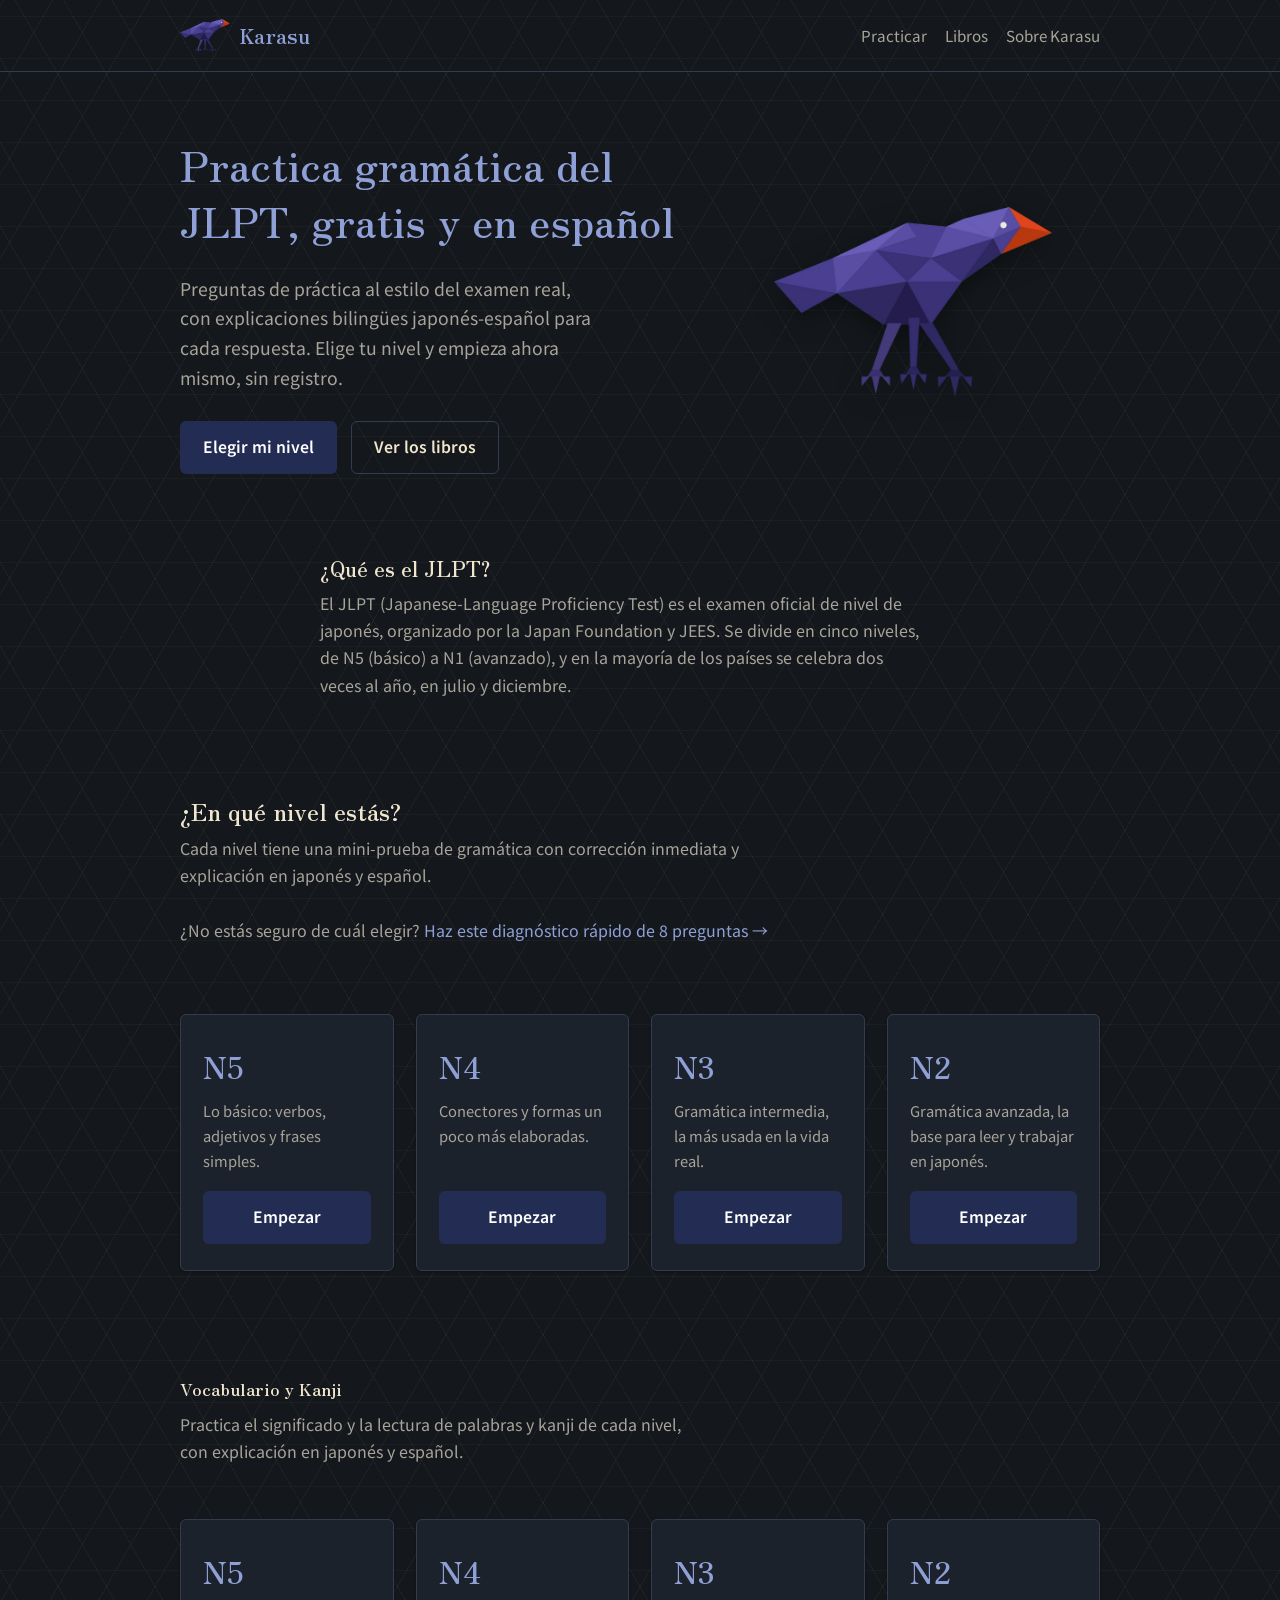
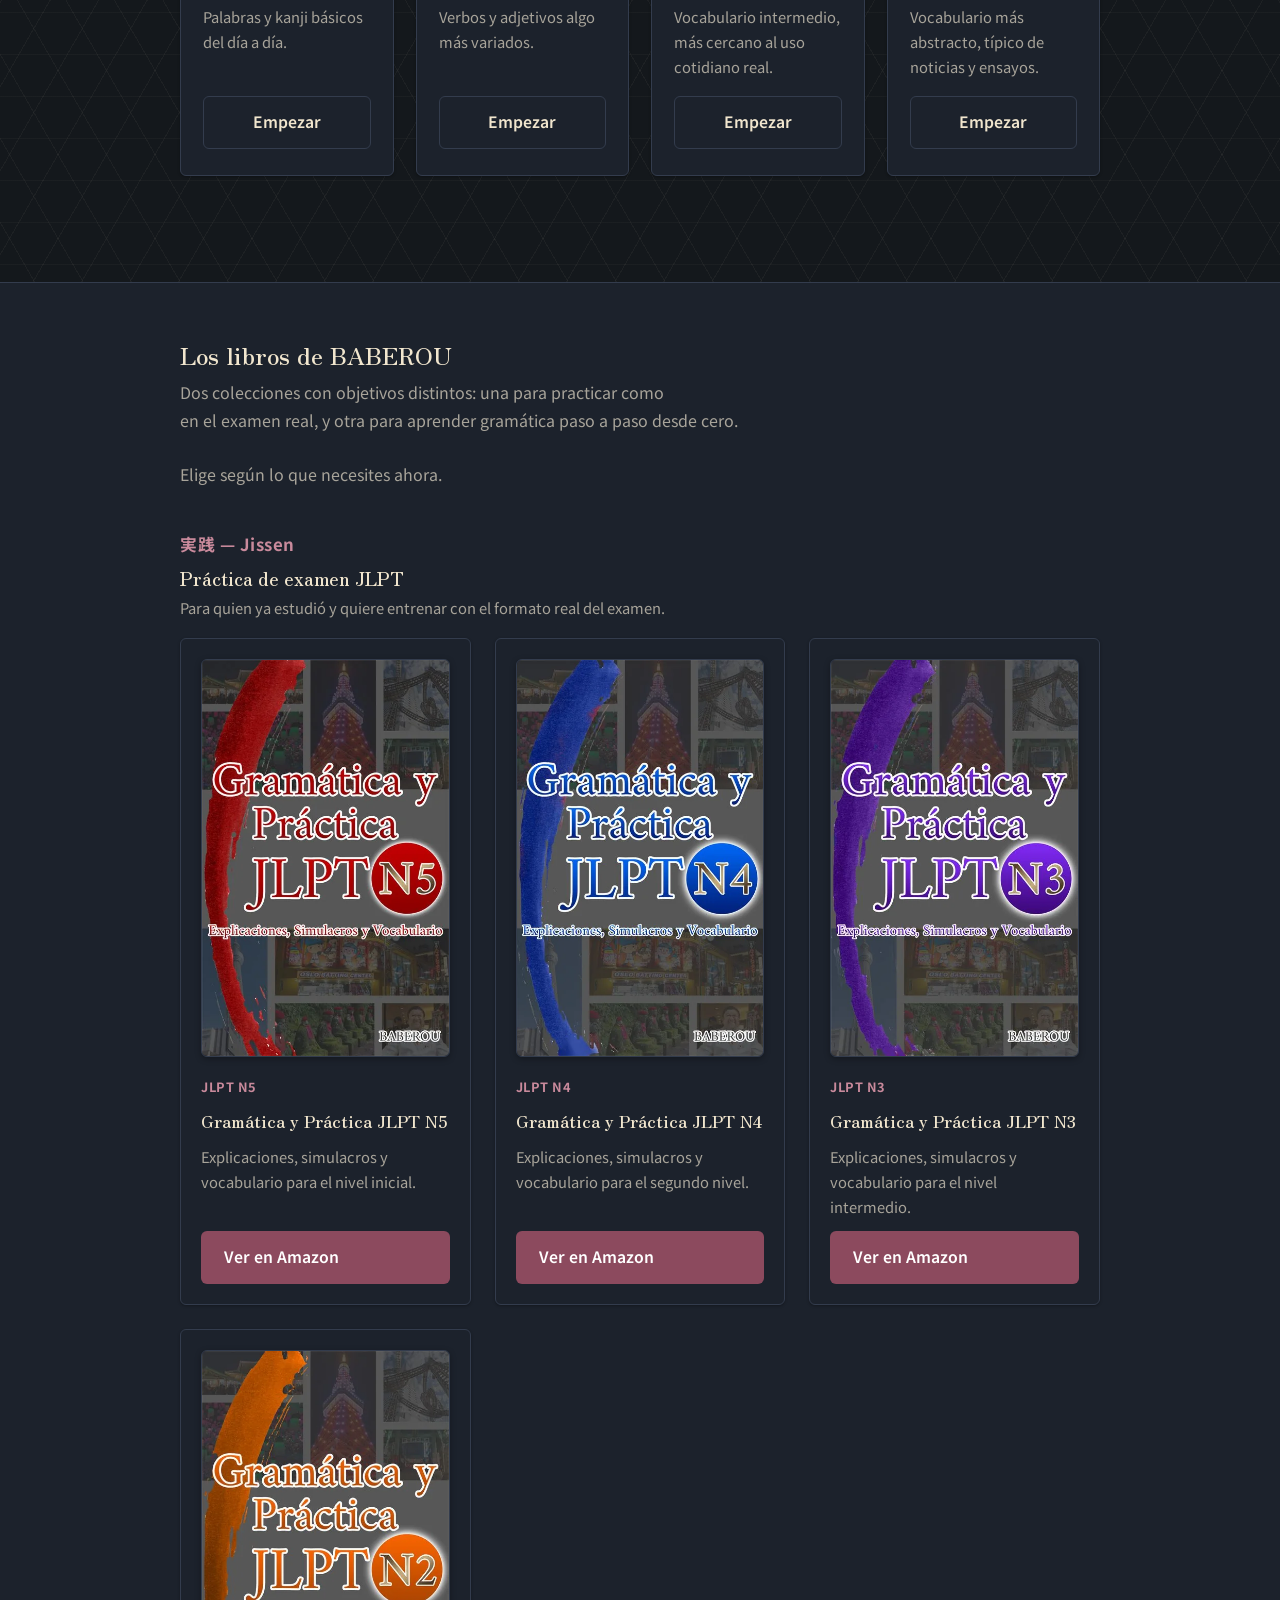
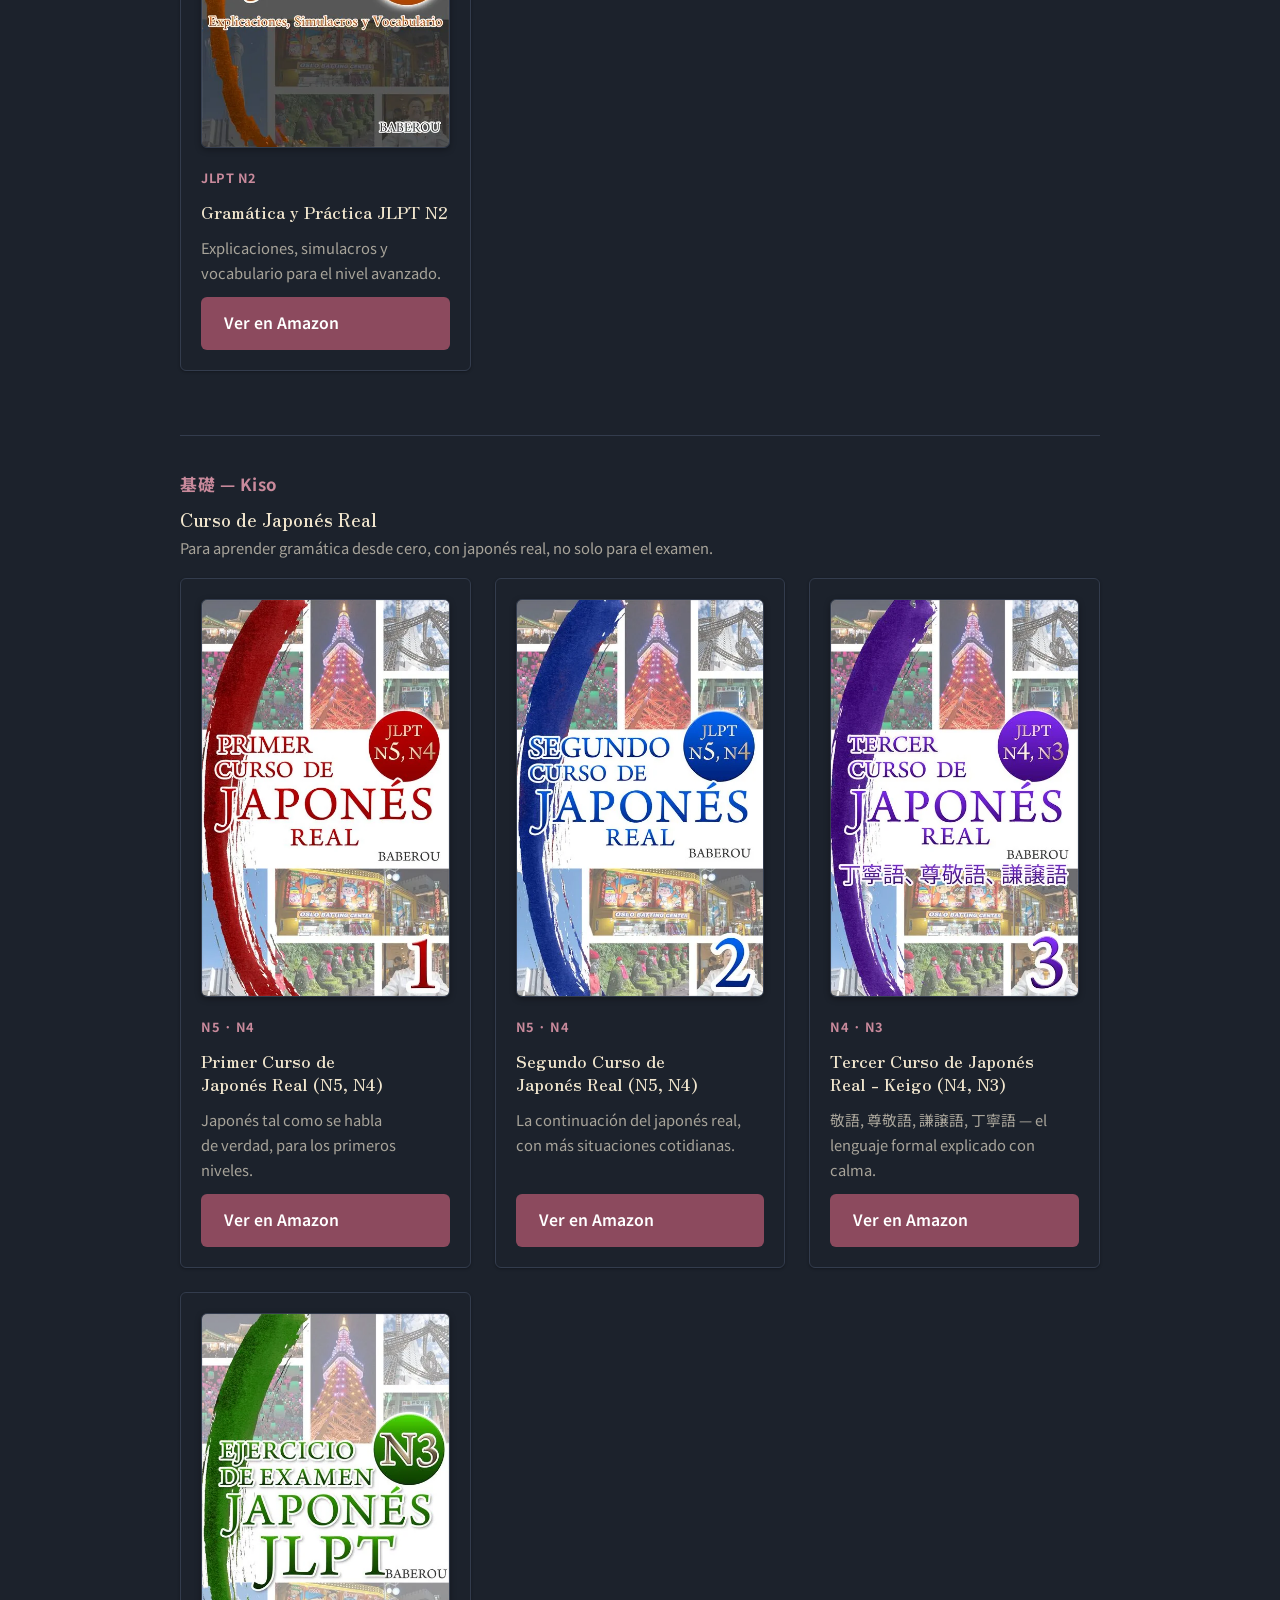
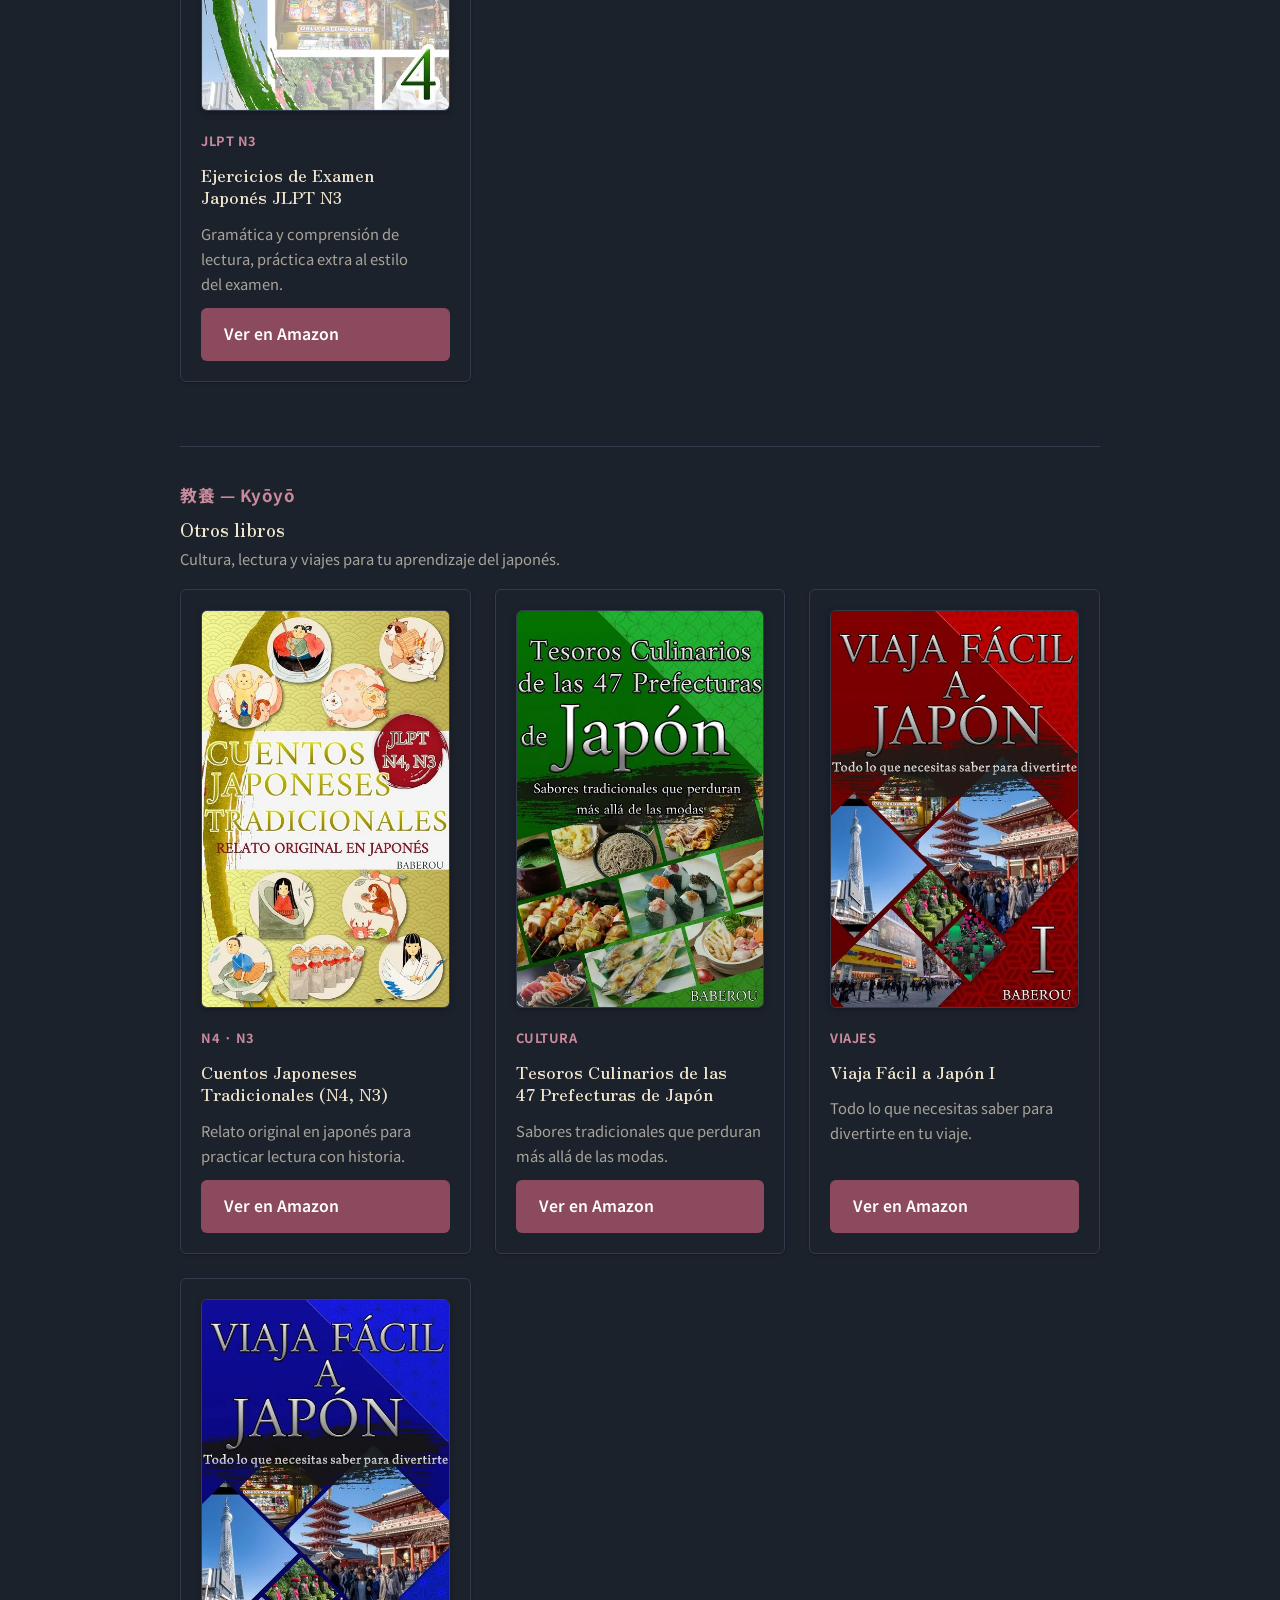
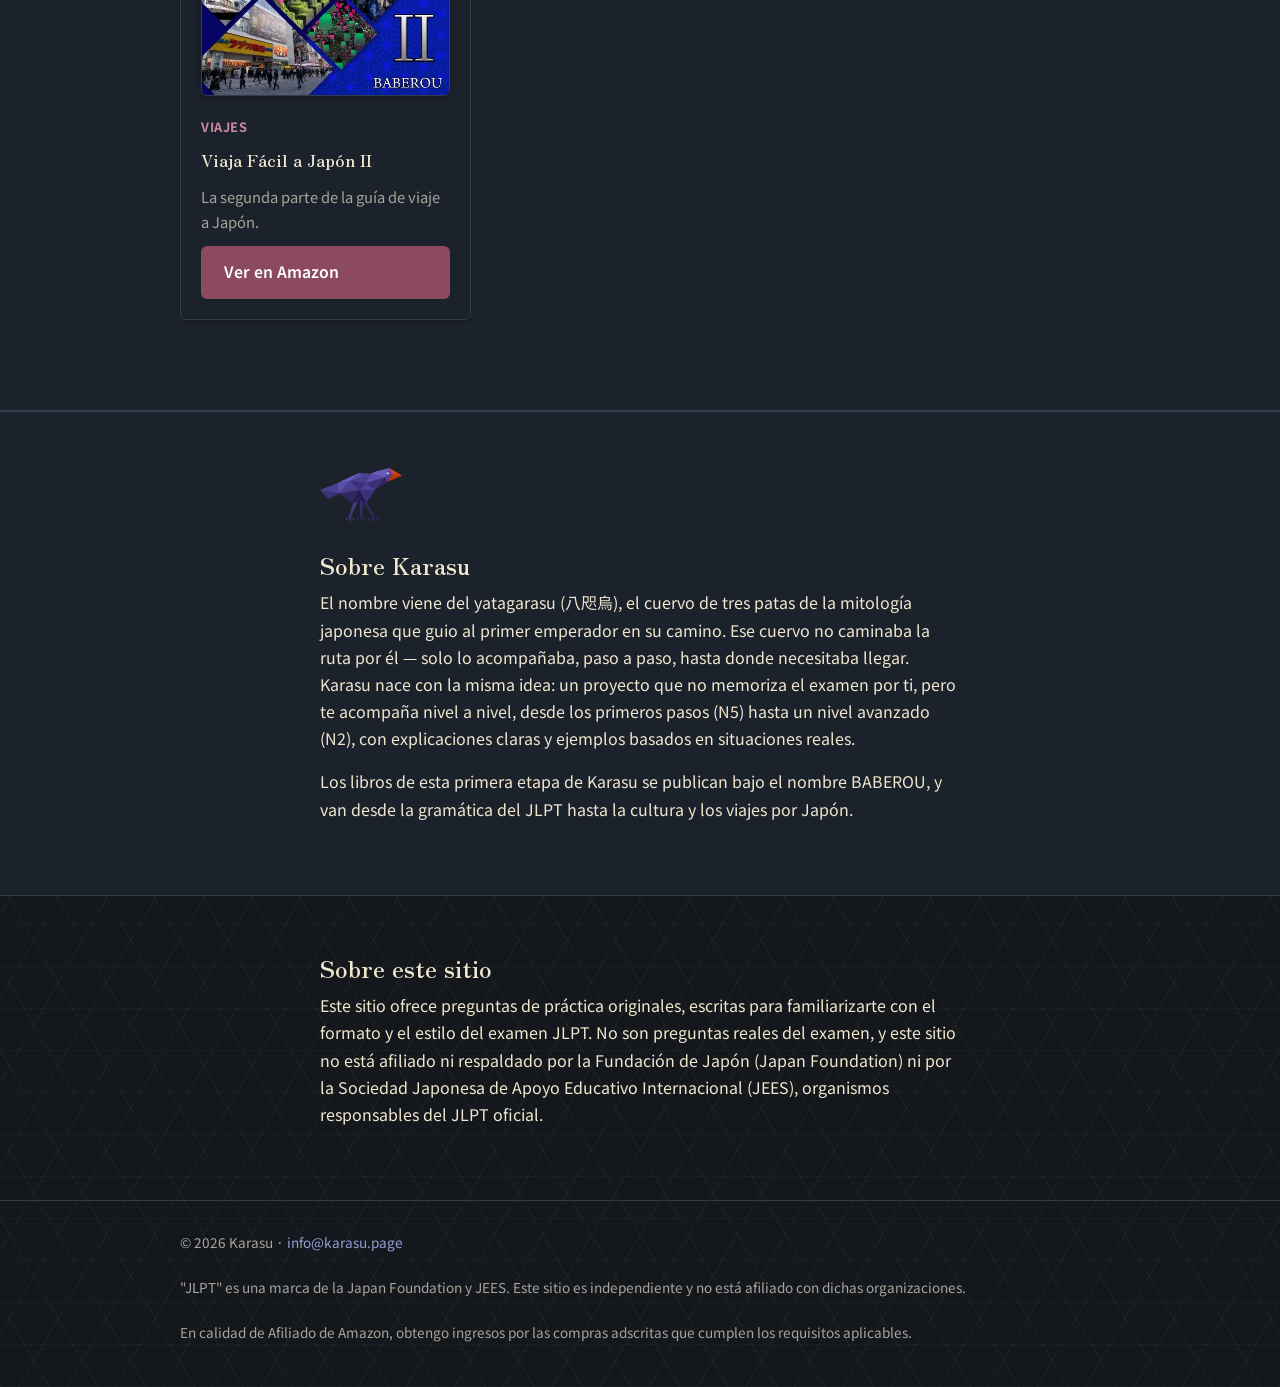
<file: index.html>
<!DOCTYPE html>
<html lang="es">
<head>
<meta charset="UTF-8" />
<meta name="viewport" content="width=device-width, initial-scale=1.0" />
<title>Karasu — Practica JLPT en español</title>
<link rel="icon" type="image/png" href="assets/favicon.png" />
<link rel="apple-touch-icon" href="assets/apple-touch-icon.png" />
<link rel="manifest" href="site.webmanifest" />
<meta name="theme-color" content="#14181c" />
<meta name="description" content="Practica gratis para el JLPT N5, N4, N3 y N2 en español, con explicaciones bilingües japonés-español, y descubre los libros de gramática de BABEROU." />
<link rel="preconnect" href="https://fonts.googleapis.com" />
<link rel="preconnect" href="https://fonts.gstatic.com" crossorigin />
<link rel="preload" as="style" href="https://fonts.googleapis.com/css2?family=Zen+Old+Mincho:wght@600;700&family=Noto+Sans+JP:wght@400;500;700&display=swap" />
<link href="https://fonts.googleapis.com/css2?family=Zen+Old+Mincho:wght@600;700&family=Noto+Sans+JP:wght@400;500;700&display=swap" rel="stylesheet" media="print" onload="this.media='all'" />
<noscript><link href="https://fonts.googleapis.com/css2?family=Zen+Old+Mincho:wght@600;700&family=Noto+Sans+JP:wght@400;500;700&display=swap" rel="stylesheet" /></noscript>
<link rel="stylesheet" href="css/style.css" />
<link rel="canonical" href="https://karasu.page/" />

<!-- SNSでシェアされた時のプレビュー（OGP）。 -->
<meta property="og:type" content="website" />
<meta property="og:locale" content="es_ES" />
<meta property="og:title" content="Karasu — Practica gramática del JLPT gratis" />
<meta property="og:description" content="Preguntas de práctica del JLPT N5, N4, N3 y N2 en español, con explicaciones bilingües japonés-español." />
<meta property="og:image" content="https://karasu.page/assets/og-image.jpg" />
<meta property="og:url" content="https://karasu.page/" />
<meta name="twitter:card" content="summary_large_image" />
<meta name="twitter:title" content="Karasu — Practica gramática del JLPT gratis" />
<meta name="twitter:description" content="Preguntas de práctica del JLPT N5, N4, N3 y N2 en español, con explicaciones bilingües japonés-español." />
<meta name="twitter:image" content="https://karasu.page/assets/og-image.jpg" />

<!-- 構造化データ（JSON-LD） -->
<script type="application/ld+json">
{
  "@context": "https://schema.org",
  "@type": "WebSite",
  "name": "Karasu",
  "url": "https://karasu.page/",
  "description": "Practica gratis para el JLPT N5, N4, N3 y N2 en español, con explicaciones bilingües japonés-español."
}
</script>
<script type="application/ld+json">
{
  "@context": "https://schema.org",
  "@type": "FAQPage",
  "mainEntity": [
    {
      "@type": "Question",
      "name": "¿Qué es el JLPT?",
      "acceptedAnswer": {
        "@type": "Answer",
        "text": "El JLPT (Japanese-Language Proficiency Test) es el examen oficial de nivel de japonés, organizado por la Japan Foundation y JEES. Se divide en cinco niveles, de N5 (básico) a N1 (avanzado), y en la mayoría de los países se celebra dos veces al año, en julio y diciembre."
      }
    }
  ]
}
</script>
</head>
<body>

<noscript>
  <div style="background: var(--color-accent-soft); color: var(--color-ink); text-align: center; padding: 14px 20px;">
    Este sitio necesita JavaScript activado para mostrar los títulos de los libros, los enlaces a Amazon y las preguntas de práctica correctamente.
  </div>
</noscript>

<header class="site-header">
  <div class="wrap">
    <a class="brand" href="/">
      <picture>
        <source srcset="assets/logo-display.webp" type="image/webp" />
        <img src="assets/logo-display.png" alt="" class="brand-logo" width="616" height="420" />
      </picture>
      Karasu
    </a>
    <nav class="site-nav">
      <a href="#niveles">Practicar</a>
      <a href="#libros">Libros</a>
      <a href="#baberou">Sobre Karasu</a>
    </nav>
  </div>
</header>

<main>
<section class="hero">
  <div class="wrap hero-grid">
    <div class="hero-text">
      <h1>Practica gramática del JLPT, gratis y en español</h1>
      <p class="lead">
        Preguntas de práctica al estilo del examen real, con explicaciones
        bilingües japonés-español para cada respuesta. Elige tu nivel y
        empieza ahora mismo, sin&nbsp;registro.
      </p>
      <div class="hero-actions">
        <a class="btn btn-primary" href="#niveles">Elegir mi nivel</a>
        <a class="btn btn-outline" href="#libros">Ver los libros</a>
      </div>
    </div>
    <div class="hero-art">
      <picture>
        <source srcset="assets/logo-display.webp" type="image/webp" />
        <img src="assets/logo-display.png" alt="Karasu" class="hero-logo" width="616" height="420" />
      </picture>
    </div>
  </div>
</section>

<section id="jlpt-info" style="padding-block: 32px 40px;">
  <div class="wrap" style="max-width: 680px;">
    <h2 class="section-title" style="font-size: 1.3rem;">¿Qué es el JLPT?</h2>
    <p class="section-sub" style="margin-bottom: 0;">
      El JLPT (Japanese-Language Proficiency Test) es el examen oficial de
      nivel de japonés, organizado por la Japan Foundation y JEES. Se
      divide en cinco niveles, de N5 (básico) a N1 (avanzado), y en la
      mayoría de los países se celebra dos veces al año, en julio
      y&nbsp;diciembre.
    </p>
  </div>
</section>

<section id="niveles">
  <div class="wrap">
    <h2 class="section-title">¿En qué nivel estás?</h2>
    <p class="section-sub">
      Cada nivel tiene una mini-prueba de gramática con corrección
      inmediata y explicación en japonés y español.
      <br /><br />
      ¿No estás seguro de cuál elegir?
      <a href="/quiz?placement=1">Haz este diagnóstico rápido de 8 preguntas →</a>
    </p>
    <div class="level-grid">
      <div class="level-card">
        <span class="level-tag">N5</span>
        <p>Lo básico: verbos, adjetivos y frases simples.</p>
        <p class="level-best" data-level-best="n5" hidden></p>
        <a class="btn btn-primary btn-block" href="/quiz?level=n5" aria-label="Empezar el nivel N5 de gramática">Empezar</a>
      </div>
      <div class="level-card">
        <span class="level-tag">N4</span>
        <p>Conectores y formas un poco más elaboradas.</p>
        <p class="level-best" data-level-best="n4" hidden></p>
        <a class="btn btn-primary btn-block" href="/quiz?level=n4" aria-label="Empezar el nivel N4 de gramática">Empezar</a>
      </div>
      <div class="level-card">
        <span class="level-tag">N3</span>
        <p>Gramática intermedia, la más usada en la vida real.</p>
        <p class="level-best" data-level-best="n3" hidden></p>
        <a class="btn btn-primary btn-block" href="/quiz?level=n3" aria-label="Empezar el nivel N3 de gramática">Empezar</a>
      </div>
      <div class="level-card">
        <span class="level-tag">N2</span>
        <p>Gramática avanzada, la base para leer y trabajar en japonés.</p>
        <p class="level-best" data-level-best="n2" hidden></p>
        <a class="btn btn-primary btn-block" href="/quiz?level=n2" aria-label="Empezar el nivel N2 de gramática">Empezar</a>
      </div>
    </div>

    <h3 style="margin-top: 56px; font-size: 1.1rem;">Vocabulario y Kanji</h3>
    <p class="section-sub" style="margin-bottom: 1.6em;">
      Practica el significado y la lectura de palabras y kanji de cada
      nivel, con&nbsp;explicación en japonés y español.
    </p>
    <div class="level-grid">
      <div class="level-card">
        <span class="level-tag">N5</span>
        <p>Palabras y kanji básicos del día a día.</p>
        <p class="level-best" data-level-best="n5-vocab" hidden></p>
        <a class="btn btn-outline btn-block" href="/quiz?level=n5&type=vocab" aria-label="Empezar el nivel N5 de vocabulario y kanji">Empezar</a>
      </div>
      <div class="level-card">
        <span class="level-tag">N4</span>
        <p>Verbos y adjetivos algo más variados.</p>
        <p class="level-best" data-level-best="n4-vocab" hidden></p>
        <a class="btn btn-outline btn-block" href="/quiz?level=n4&type=vocab" aria-label="Empezar el nivel N4 de vocabulario y kanji">Empezar</a>
      </div>
      <div class="level-card">
        <span class="level-tag">N3</span>
        <p>Vocabulario intermedio, más cercano al uso cotidiano real.</p>
        <p class="level-best" data-level-best="n3-vocab" hidden></p>
        <a class="btn btn-outline btn-block" href="/quiz?level=n3&type=vocab" aria-label="Empezar el nivel N3 de vocabulario y kanji">Empezar</a>
      </div>
      <div class="level-card">
        <span class="level-tag">N2</span>
        <p>Vocabulario más abstracto, típico de noticias y ensayos.</p>
        <p class="level-best" data-level-best="n2-vocab" hidden></p>
        <a class="btn btn-outline btn-block" href="/quiz?level=n2&type=vocab" aria-label="Empezar el nivel N2 de vocabulario y kanji">Empezar</a>
      </div>
    </div>
  </div>
</section>

<section id="libros" style="background: var(--color-surface); border-top: 1px solid var(--color-border); border-bottom: 1px solid var(--color-border);">
  <div class="wrap">
    <h2 class="section-title">Los libros de BABEROU</h2>
    <p class="section-sub">
      Dos colecciones con objetivos distintos: una para practicar como
      en&nbsp;el&nbsp;examen&nbsp;real, y otra para aprender gramática
      paso a paso desde cero.
      <br /><br />
      Elige según lo que necesites ahora.
    </p>

    <div class="book-category">
      <span class="book-category-eyebrow"><span lang="ja">実践</span> — Jissen</span>
      <h3 class="book-category-title">Práctica de examen JLPT</h3>
      <p class="book-category-sub">
        Para quien ya estudió y quiere entrenar con el formato real del
        examen.
      </p>
      <div class="book-grid">

        <article class="book-card">
          <picture>

            <source srcset="assets/covers/n5.webp" type="image/webp" />

            <img class="book-cover" loading="lazy" src="assets/covers/n5.jpg" alt="" />

          </picture>
          <span class="book-level">JLPT N5</span>
          <h3 data-book-title="n5"></h3>
          <p>Explicaciones, simulacros y vocabulario para el nivel inicial.</p>
          <a class="btn btn-accent" data-book="n5" href="#">Ver en Amazon</a>
        </article>

        <article class="book-card">
          <picture>

            <source srcset="assets/covers/n4.webp" type="image/webp" />

            <img class="book-cover" loading="lazy" src="assets/covers/n4.jpg" alt="" />

          </picture>
          <span class="book-level">JLPT N4</span>
          <h3 data-book-title="n4"></h3>
          <p>Explicaciones, simulacros y vocabulario para el segundo nivel.</p>
          <a class="btn btn-accent" data-book="n4" href="#">Ver en Amazon</a>
        </article>

        <article class="book-card">
          <picture>

            <source srcset="assets/covers/n3.webp" type="image/webp" />

            <img class="book-cover" loading="lazy" src="assets/covers/n3.jpg" alt="" />

          </picture>
          <span class="book-level">JLPT N3</span>
          <h3 data-book-title="n3"></h3>
          <p>Explicaciones, simulacros y vocabulario para el nivel intermedio.</p>
          <a class="btn btn-accent" data-book="n3" href="#">Ver en Amazon</a>
        </article>

        <article class="book-card">
          <picture>

            <source srcset="assets/covers/n2.webp" type="image/webp" />

            <img class="book-cover" loading="lazy" src="assets/covers/n2.jpg" alt="" />

          </picture>
          <span class="book-level">JLPT N2</span>
          <h3 data-book-title="n2"></h3>
          <p>Explicaciones, simulacros y vocabulario para el nivel avanzado.</p>
          <a class="btn btn-accent" data-book="n2" href="#">Ver en Amazon</a>
        </article>

      </div>
    </div>

    <div class="book-category">
      <span class="book-category-eyebrow"><span lang="ja">基礎</span> — Kiso</span>
      <h3 class="book-category-title">Curso de Japonés Real</h3>
      <p class="book-category-sub">
        Para aprender gramática desde cero, con japonés real, no&nbsp;solo
        para el examen.
      </p>
      <div class="book-grid">

        <article class="book-card">
          <picture>

            <source srcset="assets/covers/curso1.webp" type="image/webp" />

            <img class="book-cover" loading="lazy" src="assets/covers/curso1.jpg" alt="" />

          </picture>
          <span class="book-level">N5 · N4</span>
          <h3 data-book-title="curso1"></h3>
          <p>Japonés tal&nbsp;como se habla de&nbsp;verdad, para los primeros niveles.</p>
          <a class="btn btn-accent" data-book="curso1" href="#">Ver en Amazon</a>
        </article>

        <article class="book-card">
          <picture>

            <source srcset="assets/covers/curso2.webp" type="image/webp" />

            <img class="book-cover" loading="lazy" src="assets/covers/curso2.jpg" alt="" />

          </picture>
          <span class="book-level">N5 · N4</span>
          <h3 data-book-title="curso2"></h3>
          <p>La continuación del japonés real, con más situaciones cotidianas.</p>
          <a class="btn btn-accent" data-book="curso2" href="#">Ver en Amazon</a>
        </article>

        <article class="book-card">
          <picture>

            <source srcset="assets/covers/curso3.webp" type="image/webp" />

            <img class="book-cover" loading="lazy" src="assets/covers/curso3.jpg" alt="" />

          </picture>
          <span class="book-level">N4 · N3</span>
          <h3 data-book-title="curso3"></h3>
          <p><span lang="ja">敬語, 尊敬語, 謙譲語, 丁寧語</span> — el lenguaje formal explicado con calma.</p>
          <a class="btn btn-accent" data-book="curso3" href="#">Ver en Amazon</a>
        </article>

        <article class="book-card">
          <picture>

            <source srcset="assets/covers/ejercicios_n3.webp" type="image/webp" />

            <img class="book-cover" loading="lazy" src="assets/covers/ejercicios_n3.jpg" alt="" />

          </picture>
          <span class="book-level">JLPT N3</span>
          <h3 data-book-title="ejercicios_n3"></h3>
          <p>Gramática y comprensión de lectura, práctica extra al estilo del&nbsp;examen.</p>
          <a class="btn btn-accent" data-book="ejercicios_n3" href="#">Ver en Amazon</a>
        </article>

      </div>
    </div>

    <div class="book-category">
      <span class="book-category-eyebrow"><span lang="ja">教養</span> — Kyōyō</span>
      <h3 class="book-category-title">Otros libros</h3>
      <p class="book-category-sub">
        Cultura, lectura y viajes para tu aprendizaje del japonés.
      </p>
      <div class="book-grid">

        <article class="book-card">
          <picture>

            <source srcset="assets/covers/cuentos.webp" type="image/webp" />

            <img class="book-cover" loading="lazy" src="assets/covers/cuentos.jpg" alt="" />

          </picture>
          <span class="book-level">N4 · N3</span>
          <h3 data-book-title="cuentos"></h3>
          <p>Relato original en japonés para practicar lectura con historia.</p>
          <a class="btn btn-accent" data-book="cuentos" href="#">Ver en Amazon</a>
        </article>

        <article class="book-card">
          <picture>

            <source srcset="assets/covers/culinaria.webp" type="image/webp" />

            <img class="book-cover" loading="lazy" src="assets/covers/culinaria.jpg" alt="" />

          </picture>
          <span class="book-level">Cultura</span>
          <h3 data-book-title="culinaria"></h3>
          <p>Sabores tradicionales que perduran más&nbsp;allá&nbsp;de las modas.</p>
          <a class="btn btn-accent" data-book="culinaria" href="#">Ver en Amazon</a>
        </article>

        <article class="book-card">
          <picture>

            <source srcset="assets/covers/viaja1.webp" type="image/webp" />

            <img class="book-cover" loading="lazy" src="assets/covers/viaja1.jpg" alt="" />

          </picture>
          <span class="book-level">Viajes</span>
          <h3 data-book-title="viaja1"></h3>
          <p>Todo lo que necesitas saber para divertirte en tu viaje.</p>
          <a class="btn btn-accent" data-book="viaja1" href="#">Ver en Amazon</a>
        </article>

        <article class="book-card">
          <picture>

            <source srcset="assets/covers/viaja2.webp" type="image/webp" />

            <img class="book-cover" loading="lazy" src="assets/covers/viaja2.jpg" alt="" />

          </picture>
          <span class="book-level">Viajes</span>
          <h3 data-book-title="viaja2"></h3>
          <p>La segunda parte de la guía de viaje a&nbsp;Japón.</p>
          <a class="btn btn-accent" data-book="viaja2" href="#">Ver en Amazon</a>
        </article>

      </div>
    </div>

  </div>
</section>

<section id="baberou" style="background: var(--color-surface); border-top: 1px solid var(--color-border); border-bottom: 1px solid var(--color-border);">
  <div class="wrap" style="max-width: 680px;">
    <picture>
      <source srcset="assets/logo-display.webp" type="image/webp" />
      <img src="assets/logo-display.png" alt="" width="616" height="420" style="height: 56px; width: auto; margin-bottom: 18px;" />
    </picture>
    <h2 class="section-title">Sobre Karasu</h2>
    <p>
      El nombre viene del yatagarasu (<span lang="ja">八咫烏</span>), el cuervo de tres patas de
      la mitología japonesa que guio al primer emperador en su camino.
      Ese cuervo no caminaba la ruta por él — solo lo acompañaba, paso a
      paso, hasta donde necesitaba llegar. Karasu nace con la misma idea:
      un proyecto que no memoriza el examen por ti, pero te acompaña
      nivel a nivel, desde los primeros pasos (N5) hasta un nivel
      avanzado (N2), con explicaciones claras y ejemplos basados en
      situaciones reales.
    </p>
    <p>
      Los libros de esta primera etapa de Karasu se publican bajo el
      nombre BABEROU, y van desde la gramática del JLPT hasta la
      cultura y los viajes por&nbsp;Japón.
    </p>
  </div>
</section>

<section id="sobre">
  <div class="wrap" style="max-width: 680px;">
    <h2 class="section-title">Sobre este sitio</h2>
    <p>
      Este sitio ofrece preguntas de práctica originales, escritas para
      familiarizarte con el formato y el estilo del examen JLPT. No son
      preguntas reales del&nbsp;examen, y este sitio no está afiliado ni
      respaldado por la Fundación de Japón (Japan Foundation) ni por la
      Sociedad Japonesa de Apoyo Educativo Internacional (JEES), organismos
      responsables del JLPT oficial.
    </p>
  </div>
</section>
</main>

<footer class="site-footer">
  <div class="wrap">
    <p>© <span id="year"></span> Karasu · <a href="mailto:info@karasu.page">info@karasu.page</a></p>
    <p>
      "JLPT" es una marca de la Japan Foundation y JEES. Este sitio es
      independiente y no está afiliado con dichas organizaciones.
    </p>
    <p>
      En calidad de Afiliado de Amazon, obtengo ingresos por las compras
      adscritas que cumplen los requisitos aplicables.
    </p>
  </div>
</footer>

<script src="js/amazon-links.js"></script>
<script src="js/progress.js"></script>
<script>
  document.getElementById("year").textContent = new Date().getFullYear();
</script>
<!-- Cloudflare Web Analytics -->
<script type="module" src="https://static.cloudflareinsights.com/beacon.min.js" data-cf-beacon='{"token": "62372531ec18437da19a956475157b62"}'></script>
<!-- End Cloudflare Web Analytics -->
</body>
</html>
</file>
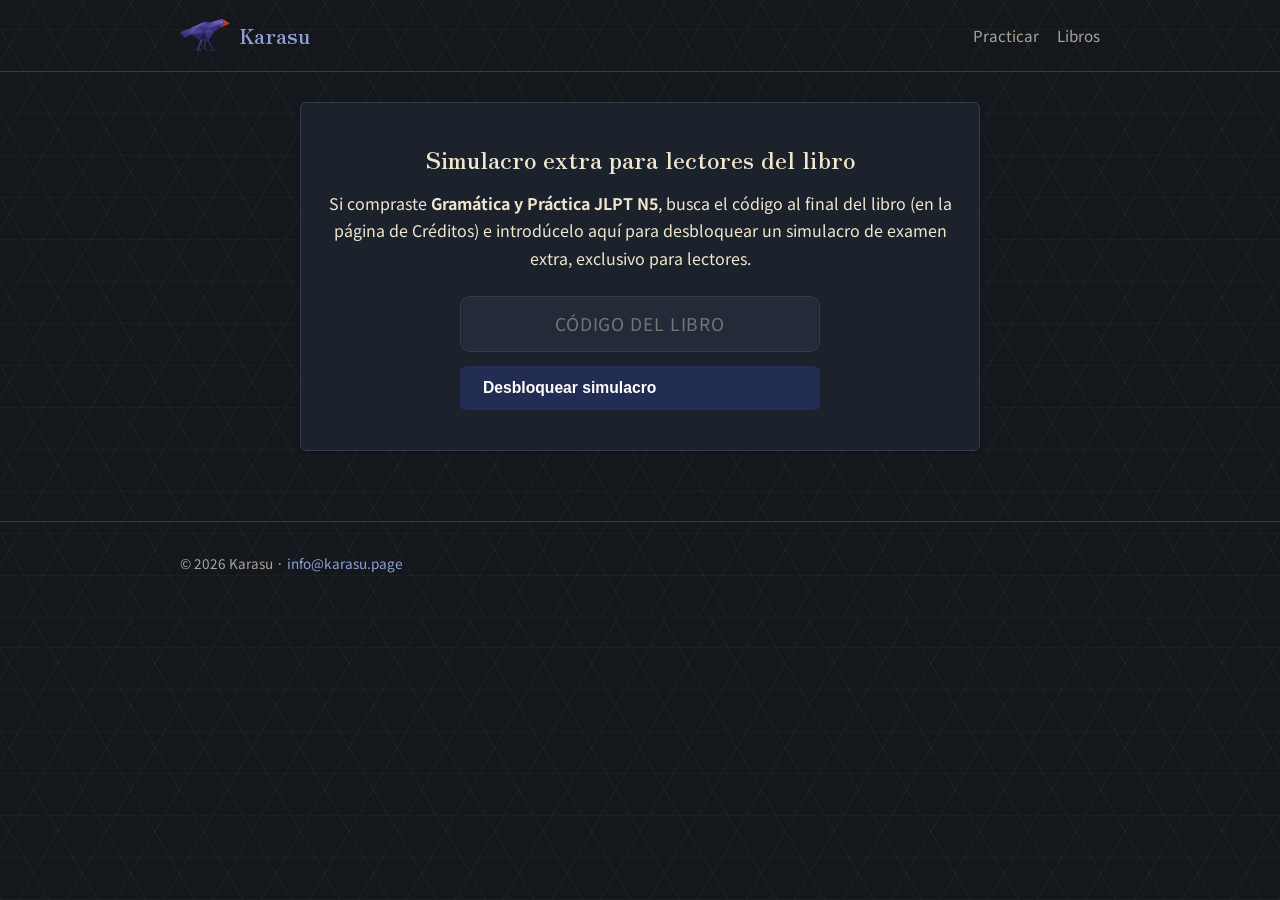
<file: bonus.html>
<!DOCTYPE html>
<html lang="es">
<head>
<meta charset="UTF-8" />
<meta name="viewport" content="width=device-width, initial-scale=1.0" />
<title id="page-title">Simulacro extra para lectores — Karasu</title>
<link rel="icon" type="image/png" href="assets/favicon.png" />
<link rel="apple-touch-icon" href="assets/apple-touch-icon.png" />
<link rel="manifest" href="site.webmanifest" />
<meta name="theme-color" content="#14181c" />
<meta name="robots" content="noindex" />
<meta name="description" content="Desbloquea el simulacro extra con el código incluido en tu libro." />
<link rel="preconnect" href="https://fonts.googleapis.com" />
<link rel="preconnect" href="https://fonts.gstatic.com" crossorigin />
<link href="https://fonts.googleapis.com/css2?family=Zen+Old+Mincho:wght@600;700&family=Noto+Sans+JP:wght@400;500;700&display=swap" rel="stylesheet" />
<link rel="stylesheet" href="css/style.css" />
<style>
  .code-form {
    display: flex;
    flex-direction: column;
    gap: 14px;
    max-width: 360px;
    margin: 24px auto 0;
  }
  .code-form input[type="text"] {
    font: inherit;
    font-size: 1.1rem;
    letter-spacing: 0.05em;
    text-align: center;
    text-transform: uppercase;
    padding: 12px 14px;
    border-radius: 10px;
    border: 1px solid var(--color-border);
    background: var(--color-surface-soft);
    color: var(--color-ink);
  }
  .code-form input[type="text"]:focus {
    outline: 2px solid var(--color-primary);
    outline-offset: 2px;
  }
  #code-error {
    color: var(--color-danger);
  }
</style>
</head>
<body>

<header class="site-header">
  <div class="wrap">
    <a class="brand" href="/">
      <picture>
        <source srcset="assets/logo-display.webp" type="image/webp" />
        <img src="assets/logo-display.png" alt="" class="brand-logo" width="616" height="420" />
      </picture>
      Karasu
    </a>
    <nav class="site-nav">
      <a href="/#niveles">Practicar</a>
      <a href="/#libros">Libros</a>
    </nav>
  </div>
</header>

<main class="quiz-shell">
  <div class="question-card result-card">
    <h2 id="page-heading">Simulacro extra para lectores del libro</h2>
    <p id="page-intro">
      Si compraste <strong id="book-title">Gramática y Práctica JLPT N5</strong>,
      busca el código al final del libro (en la página de Créditos) e
      introdúcelo aquí para desbloquear un simulacro de examen extra,
      exclusivo para lectores.
    </p>

    <form class="code-form" id="code-form">
      <input
        type="text"
        id="code-input"
        name="code"
        placeholder="Código del libro"
        autocomplete="off"
        autocapitalize="characters"
        required
      />
      <button type="submit" class="btn btn-primary" id="code-submit">
        Desbloquear simulacro
      </button>
      <p id="code-error" hidden>
        Ese código no es válido. Revisa la página de Créditos del libro y
        vuelve a intentarlo.
      </p>
    </form>
  </div>
</main>

<footer class="site-footer">
  <div class="wrap">
    <p>© <span id="year"></span> Karasu · <a href="mailto:info@karasu.page">info@karasu.page</a></p>
  </div>
</footer>

<script>
  document.getElementById("year").textContent = new Date().getFullYear();

  // Cada nivel (N5/N4/N3/N2, más n5en para el libro en inglés) tiene su
  // propio código, impreso solo en el libro correspondiente - por eso esta
  // página necesita saber de cuál libro se trata. Sin ?level en la URL, se
  // asume N5 (el primer libro que incluyó este código, para no romper el
  // enlace ya impreso).
  const BOOK_TITLES = {
    n5: "Gramática y Práctica JLPT N5",
    n4: "Gramática y Práctica JLPT N4",
    n3: "Gramática y Práctica JLPT N3",
    n2: "Gramática y Práctica JLPT N2",
    n5en: "JLPT N5 Grammar and Practice",
    n4en: "JLPT N4 Grammar and Practice",
  };
  const ENGLISH_LEVELS = new Set(["n5en", "n4en"]);

  function getLevelFromUrl() {
    const params = new URLSearchParams(window.location.search);
    const level = (params.get("level") || "n5").toLowerCase();
    return BOOK_TITLES[level] ? level : "n5";
  }

  const level = getLevelFromUrl();
  const isEnglish = ENGLISH_LEVELS.has(level);

  document.getElementById("book-title").textContent = BOOK_TITLES[level];

  if (isEnglish) {
    document.documentElement.lang = "en";
    document.getElementById("page-title").textContent =
      `Bonus mock exam for readers (${level.replace("en", "").toUpperCase()}) — Karasu`;
    document.getElementById("page-heading").textContent = "Bonus mock exam for readers";
    document.getElementById("page-intro").innerHTML =
      `If you bought <strong id="book-title">${BOOK_TITLES[level]}</strong>, ` +
      "find the code at the end of the book (on the Credits page) and enter " +
      "it here to unlock a bonus mock exam, exclusive to readers.";
    document.getElementById("code-input").placeholder = "Code from the book";
    document.getElementById("code-submit").textContent = "Unlock mock exam";
    document.getElementById("code-error").textContent =
      "That code isn't valid. Check the Credits page in the book and try again.";
  } else {
    document.getElementById("page-title").textContent =
      `Simulacro extra para lectores (${level.toUpperCase()}) — Karasu`;
  }

  const form = document.getElementById("code-form");
  const input = document.getElementById("code-input");
  const submitBtn = document.getElementById("code-submit");
  const errorMsg = document.getElementById("code-error");
  const submitDefaultText = submitBtn.textContent;
  const checkingText = isEnglish ? "Checking..." : "Comprobando...";

  form.addEventListener("submit", async (event) => {
    event.preventDefault();
    errorMsg.hidden = true;
    submitBtn.disabled = true;
    submitBtn.textContent = checkingText;

    try {
      const response = await fetch("/api/redeem", {
        method: "POST",
        headers: { "content-type": "application/json" },
        body: JSON.stringify({ level, code: input.value }),
      });
      const data = await response.json().catch(() => ({ ok: false }));
      if (response.ok && data.ok) {
        window.location.href = `/quiz?level=${level}&type=bonus`;
        return;
      }
      errorMsg.hidden = false;
    } catch (err) {
      errorMsg.hidden = false;
    }

    submitBtn.disabled = false;
    submitBtn.textContent = submitDefaultText;
  });
</script>
</body>
</html>
</file>
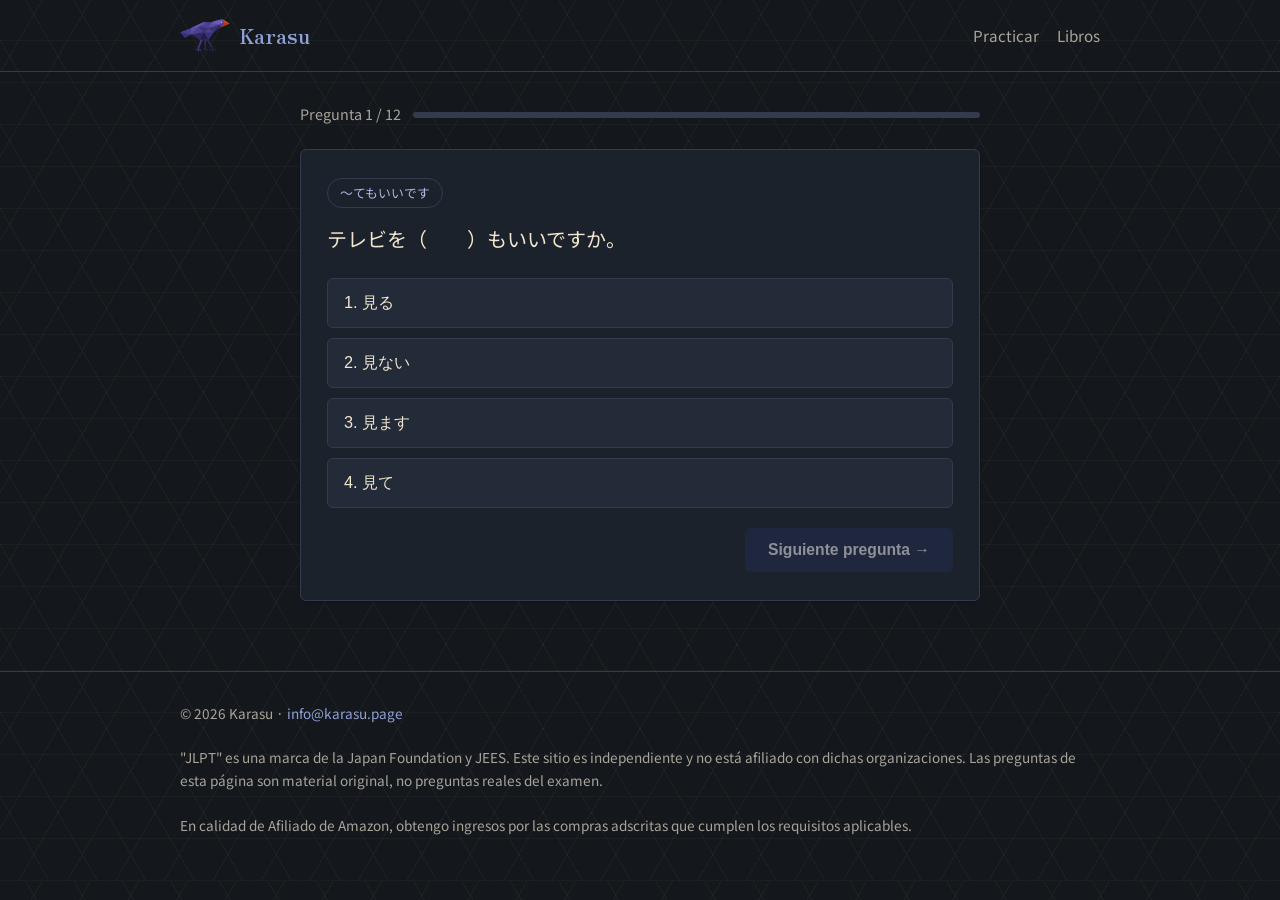
<file: quiz.html>
<!DOCTYPE html>
<html lang="es">
<head>
<meta charset="UTF-8" />
<meta name="viewport" content="width=device-width, initial-scale=1.0" />
<title id="page-title">Práctica JLPT — Karasu</title>
<link rel="icon" type="image/png" href="assets/favicon.png" />
<link rel="apple-touch-icon" href="assets/apple-touch-icon.png" />
<link rel="manifest" href="site.webmanifest" />
<meta name="theme-color" content="#14181c" />
<meta name="description" content="Practica gramática del JLPT gratis, con explicaciones bilingües japonés-español." />
<link rel="preconnect" href="https://fonts.googleapis.com" />
<link rel="preconnect" href="https://fonts.gstatic.com" crossorigin />
<link rel="preload" as="style" href="https://fonts.googleapis.com/css2?family=Zen+Old+Mincho:wght@600;700&family=Noto+Sans+JP:wght@400;500;700&display=swap" />
<link href="https://fonts.googleapis.com/css2?family=Zen+Old+Mincho:wght@600;700&family=Noto+Sans+JP:wght@400;500;700&display=swap" rel="stylesheet" media="print" onload="this.media='all'" />
<noscript><link href="https://fonts.googleapis.com/css2?family=Zen+Old+Mincho:wght@600;700&family=Noto+Sans+JP:wght@400;500;700&display=swap" rel="stylesheet" /></noscript>
<link rel="stylesheet" href="css/style.css" />
<link rel="canonical" href="https://karasu.page/quiz" />

<!-- SNSでシェアされた時のプレビュー（OGP）。 -->
<meta property="og:type" content="website" />
<meta property="og:locale" content="es_ES" />
<meta property="og:title" content="Practica JLPT gratis — Karasu" />
<meta property="og:description" content="Preguntas de práctica del JLPT en español, con explicaciones bilingües japonés-español." />
<meta property="og:image" content="https://karasu.page/assets/og-image.jpg" />
<meta property="og:url" content="https://karasu.page/quiz" />
<meta name="twitter:card" content="summary_large_image" />
<meta name="twitter:title" content="Practica JLPT gratis — Karasu" />
<meta name="twitter:description" content="Preguntas de práctica del JLPT en español, con explicaciones bilingües japonés-español." />
<meta name="twitter:image" content="https://karasu.page/assets/og-image.jpg" />
</head>
<body>

<noscript>
  <div style="background: var(--color-accent-soft); color: var(--color-ink); text-align: center; padding: 14px 20px;">
    Este sitio necesita JavaScript activado para mostrar las preguntas de práctica.
  </div>
</noscript>

<header class="site-header">
  <div class="wrap">
    <a class="brand" href="/">
      <picture>
        <source srcset="assets/logo-display.webp" type="image/webp" />
        <img src="assets/logo-display.png" alt="" class="brand-logo" width="616" height="420" />
      </picture>
      Karasu
    </a>
    <nav class="site-nav">
      <a href="/#niveles">Practicar</a>
      <a href="/#libros">Libros</a>
    </nav>
  </div>
</header>

<main class="quiz-shell" id="error-shell" hidden>
  <div class="question-card result-card">
    <h2>No se pudieron cargar las preguntas 😕</h2>
    <p>
      Puede ser un problema de conexión momentáneo. Por favor, actualiza
      la página. Si el problema sigue, escríbenos a
      <a href="mailto:info@karasu.page">info@karasu.page</a>.
    </p>
    <button type="button" class="btn btn-primary" onclick="location.reload()">
      Actualizar la página
    </button>
  </div>
</main>

<main class="quiz-shell" id="quiz-shell">
  <div class="quiz-progress">
    <span id="progress-text">Pregunta 1 / 12</span>
    <div class="bar" role="progressbar" aria-label="Progreso del cuestionario" aria-valuemin="0" aria-valuemax="100" aria-valuenow="0" id="progress-bar-wrap"><span id="progress-bar" style="width: 0%;"></span></div>
  </div>

  <div class="question-card" id="question-card">
    <span class="grammar-tag" id="grammar-tag" lang="ja"></span>
    <p class="question-text" id="question-text" lang="ja"></p>

    <div class="choices" id="choices"></div>

    <div class="explanation-box" id="explanation-box" aria-live="polite">
      <p class="answer-sentence">
        <span id="answer-sentence-ja" lang="ja"></span>
        <span class="es" id="answer-sentence-es"></span>
      </p>
      <p class="explanation-es" id="explanation-es"></p>
    </div>

    <div class="quiz-actions">
      <button type="button" class="btn btn-primary" id="next-btn" disabled>
        Siguiente pregunta →
      </button>
    </div>
  </div>
</main>

<main class="quiz-shell" id="result-shell" hidden>
  <div class="question-card result-card">
    <h2 id="result-title">¡Terminaste el nivel <span data-level-label></span>!</h2>
    <div class="result-score" id="result-score">0 / 12</div>
    <p class="result-rank" id="result-rank"></p>
    <p id="result-message"></p>

    <div class="cta" id="review-box" hidden>
      <p id="review-message"></p>
      <button type="button" class="btn btn-outline" id="review-btn">
        Repasar mis errores
      </button>
    </div>

    <div class="cta" id="placement-result" hidden>
      <p id="placement-message"></p>
      <a class="btn btn-primary" id="placement-btn" href="#"></a>
    </div>

    <div class="cta" id="buy-cta">
      <p id="buy-cta-text">
        Esto fue solo una muestra. El libro cubre el nivel
        <strong data-level-label></strong> completo: cada punto de
        gramática explicado a fondo, en formal e informal, con 3
        simulacros de examen incluidos.
      </p>
      <a class="btn btn-accent" id="result-buy-btn" href="#">
        Ver el libro completo en Amazon
      </a>
    </div>

    <div class="cta" id="next-level-box" hidden>
      <p>
        ¿Quieres seguir subiendo de nivel?
      </p>
      <a class="btn btn-outline" id="next-level-btn" href="#"></a>
    </div>

    <div class="cta" id="share-cta">
      <button type="button" class="btn btn-outline" id="share-btn">
        Compartir mi resultado
      </button>
      <p style="margin-top: 18px;">
        <a href="/#niveles" id="try-another-level-link">← Probar otro nivel</a>
      </p>
    </div>
  </div>
</main>

<footer class="site-footer">
  <div class="wrap">
    <p>© <span id="year"></span> Karasu · <a href="mailto:info@karasu.page">info@karasu.page</a></p>
    <p>
      "JLPT" es una marca de la Japan Foundation y JEES. Este sitio es
      independiente y no está afiliado con dichas organizaciones. Las
      preguntas de esta página son material original, no preguntas reales
      del&nbsp;examen.
    </p>
    <p>
      En calidad de Afiliado de Amazon, obtengo ingresos por las compras
      adscritas que cumplen los requisitos aplicables.
    </p>
  </div>
</footer>

<script src="js/amazon-links.js"></script>
<script src="js/progress.js"></script>
<script src="js/quiz.js"></script>
<script>
  document.getElementById("year").textContent = new Date().getFullYear();
</script>
<!-- Cloudflare Web Analytics -->
<script type="module" src="https://static.cloudflareinsights.com/beacon.min.js" data-cf-beacon='{"token": "62372531ec18437da19a956475157b62"}'></script>
<!-- End Cloudflare Web Analytics -->
</body>
</html>
</file>
<file: css/style.css>
/* ==========================================================================
   トークン（色・フォント・余白）
   ここの値を変えるだけで、サイト全体の見た目を調整できます。
   ========================================================================== */
/*
 * 配色のテーマ：日本の伝統色
 * 「暗い背景＋鮮やかな一色」というAI生成デザインでよくあるパターンを
 * 避けるため、実在する日本の伝統色の色調をそのまま使う。
 * - 鴉羽色（からすばいろ）：カラスの羽のような、緑や紫の光沢を帯びた黒 → 背景
 * - 勝色（かちいろ）：藍染めの中でも特に濃く、武士に好まれた深い紺色 → 構造色
 * - 蘇葉色／紫蘇色（しそいろ）：紫蘇の葉のような、渋みのある赤紫 → アクセント
 * - 生成り色（きなりいろ）：染めていない木綿のような、自然な生成りの白 → 文字色
 * 派手な単色のポップではなく、渋く落ち着いたトーン同士の組み合わせにする。
 */
:root {
  --color-ink: #f1e6ce;
  --color-ink-soft: #a8a49a;
  --color-bg: #14181c;
  --color-surface: #1c222c;
  --color-surface-soft: #232a38;
  --color-border: #333c4d;
  --color-primary: #8fa0d6;
  --color-primary-soft: #aab8e0;
  --color-primary-strong: #232c52;
  --color-accent: #c98a9c;
  --color-accent-soft: #3a2530;
  --color-accent-strong: #8c4a5e;
  --color-success: #5ecf8f;
  --color-success-bg: #123424;
  --color-danger: #ef7a68;
  --color-danger-bg: #38201c;

  --font-display: "Zen Old Mincho", "Noto Serif JP", serif;
  --font-body: "Noto Sans JP", -apple-system, BlinkMacSystemFont, "Segoe UI",
    Helvetica, Arial, sans-serif;

  /* 角丸を大きくして影で浮かせる「モダンSaaS」風のカードにせず、
     和紙・本のページのような、フラットで角の締まった質感にする。 */
  --radius: 6px;
  --shadow-card: 0 1px 3px rgba(0, 0, 0, 0.3);
  --max-width: 960px;
}

* {
  box-sizing: border-box;
}

body {
  margin: 0;
  background-color: var(--color-bg);
  /* 麻の葉（あさのは）模様：3方向の平行線を重ねて三角形の格子を作る、
     和柄の中でも代表的な幾何学模様。ごく薄く入れて、単色のっぺりした
     背景にならないようにする。 */
  background-image:
    repeating-linear-gradient(60deg, rgba(241, 230, 206, 0.045) 0 1px, transparent 1px 42px),
    repeating-linear-gradient(-60deg, rgba(241, 230, 206, 0.045) 0 1px, transparent 1px 42px),
    repeating-linear-gradient(0deg, rgba(241, 230, 206, 0.03) 0 1px, transparent 1px 42px);
  color: var(--color-ink);
  font-family: var(--font-body);
  line-height: 1.7;
  -webkit-font-smoothing: antialiased;
}

h1, h2, h3 {
  font-family: var(--font-display);
  font-weight: 600;
  line-height: 1.35;
  text-wrap: balance;
  margin: 0 0 0.6em;
}

p {
  margin: 0 0 1em;
}

a {
  color: var(--color-primary);
  text-decoration: none;
}
a:hover {
  text-decoration: underline;
}

img {
  max-width: 100%;
}

.wrap {
  max-width: var(--max-width);
  margin: 0 auto;
  padding: 0 20px;
}

/* ----- ヘッダー ----- */
.site-header {
  border-bottom: 1px solid var(--color-border);
  padding-block: 18px;
}
.site-header .wrap {
  display: flex;
  align-items: center;
  justify-content: space-between;
  gap: 16px;
  flex-wrap: wrap;
}
.brand {
  display: inline-flex;
  align-items: center;
  gap: 10px;
  font-family: var(--font-display);
  font-size: 1.3rem;
  font-weight: 700;
  color: var(--color-primary);
}
.brand-logo {
  height: 34px;
  width: auto;
  display: block;
}
.site-nav {
  display: flex;
  gap: 18px;
  flex-wrap: wrap;
  font-size: 0.95rem;
}
.site-nav a {
  color: var(--color-ink-soft);
}

/* ----- ヒーロー ----- */
.hero {
  padding-block: 64px 48px;
}
.hero-grid {
  display: grid;
  grid-template-columns: 1.15fr 0.85fr;
  align-items: center;
  gap: 40px;
}
.hero-text {
  min-width: 0;
}
.hero-art {
  display: flex;
  justify-content: center;
}
.hero-logo {
  height: 190px;
  width: auto;
  filter: drop-shadow(0 6px 14px rgba(0, 0, 0, 0.4));
}
.hero h1 {
  font-size: clamp(1.8rem, 4vw, 2.6rem);
  color: var(--color-primary);
}
.hero p.lead {
  font-size: 1.1rem;
  color: var(--color-ink-soft);
  max-width: 480px;
  margin: 0 0 1.6em;
  text-wrap: pretty;
}
.hero-actions {
  display: flex;
  gap: 14px;
  justify-content: flex-start;
  flex-wrap: wrap;
}
@media (max-width: 760px) {
  .hero-grid {
    grid-template-columns: 1fr;
  }
  .hero-art {
    order: -1;
  }
  .hero-logo {
    height: 140px;
  }
}

/* ----- ボタン ----- */
.btn {
  display: inline-flex;
  align-items: center;
  gap: 8px;
  padding: 12px 22px;
  border-radius: var(--radius);
  font-weight: 600;
  font-size: 0.98rem;
  border: 1px solid transparent;
  cursor: pointer;
  transition: transform 0.15s ease, box-shadow 0.15s ease;
}
.btn:hover {
  text-decoration: none;
  transform: translateY(-1px);
}
.btn-primary {
  background: var(--color-primary-strong);
  color: #fff;
}
.btn-primary:hover {
  box-shadow: 0 6px 16px rgba(35, 44, 82, 0.35);
}
.btn-accent {
  background: var(--color-accent-strong);
  color: #fff;
}
.btn-accent:hover {
  box-shadow: 0 6px 16px rgba(140, 74, 94, 0.35);
}
.btn-outline {
  background: transparent;
  border-color: var(--color-border);
  color: var(--color-ink);
}
.btn-block {
  width: 100%;
  justify-content: center;
}
.btn:disabled {
  opacity: 0.5;
  cursor: not-allowed;
  transform: none;
}

/* ----- レベルカード ----- */
.level-grid {
  display: grid;
  grid-template-columns: repeat(auto-fit, minmax(200px, 1fr));
  gap: 22px;
  padding-block: 28px 50px;
}
.level-card {
  background: var(--color-surface);
  border: 1px solid var(--color-border);
  border-radius: var(--radius);
  box-shadow: var(--shadow-card);
  padding: 26px 22px;
  text-align: left;
  transition: transform 0.15s ease, box-shadow 0.15s ease;
  display: flex;
  flex-direction: column;
  height: 100%;
}
.level-card .btn {
  margin-top: auto;
}
.level-card:hover {
  transform: translateY(-3px);
  box-shadow: 0 8px 22px rgba(28, 35, 51, 0.12);
}
.level-card .level-tag {
  display: inline-block;
  font-family: var(--font-display);
  font-size: 1.9rem;
  font-weight: 700;
  color: var(--color-primary);
  margin-bottom: 6px;
}
.level-card p {
  color: var(--color-ink-soft);
  font-size: 0.92rem;
  margin-bottom: 1.2em;
}
.level-card .level-best {
  color: var(--color-accent);
  font-weight: 700;
  font-size: 0.85rem;
  margin-bottom: 1em;
}

/* ----- セクション ----- */
section {
  padding-block: 56px;
}
.section-title {
  text-align: left;
  margin-bottom: 8px;
}
.section-sub {
  text-align: left;
  color: var(--color-ink-soft);
  max-width: 600px;
  margin: 0 0 2.6em;
  text-wrap: pretty;
}

/* ----- 本のカテゴリー分け ----- */
.book-category {
  margin-top: 64px;
  margin-bottom: 34px;
  padding-top: 34px;
  border-top: 1px solid var(--color-border);
}
.book-category:first-of-type {
  margin-top: 28px;
  padding-top: 0;
  border-top: none;
}
.book-category-eyebrow {
  display: block;
  font-family: var(--font-body);
  font-size: 1.05rem;
  font-weight: 700;
  letter-spacing: 0.03em;
  color: var(--color-accent);
  margin-bottom: 8px;
}
.book-category-title {
  font-size: 1.15rem;
  margin-bottom: 4px;
}
.book-category-sub {
  color: var(--color-ink-soft);
  font-size: 0.92rem;
  max-width: 780px;
  margin-bottom: 1.2em;
  text-wrap: pretty;
}

/* ----- 本の紹介カード ----- */
.book-grid {
  display: grid;
  grid-template-columns: repeat(auto-fit, minmax(220px, 1fr));
  gap: 24px;
}
.book-card {
  background: var(--color-surface);
  border: 1px solid var(--color-border);
  border-radius: var(--radius);
  padding: 20px;
  box-shadow: var(--shadow-card);
  display: flex;
  flex-direction: column;
  gap: 12px;
}
.book-cover {
  width: 100%;
  aspect-ratio: 5 / 8;
  object-fit: cover;
  border-radius: var(--radius);
  border: 1px solid var(--color-border);
  box-shadow: 0 2px 6px rgba(0, 0, 0, 0.3);
}
.book-card h3 {
  font-size: 1.05rem;
  font-weight: 700;
  color: var(--color-ink);
  margin-bottom: 0;
}
.book-card p {
  font-weight: 400;
  color: var(--color-ink-soft);
  font-size: 0.92rem;
  margin-bottom: 0;
}
.book-card .book-level {
  font-size: 0.8rem;
  letter-spacing: 0.04em;
  text-transform: uppercase;
  color: var(--color-accent);
  font-weight: 700;
}
.book-card .btn {
  margin-top: auto;
}

/* ----- クイズ ----- */
.quiz-shell {
  max-width: 680px;
  margin: 0 auto;
  padding-block: 30px 70px;
}
.quiz-progress {
  display: flex;
  align-items: center;
  gap: 12px;
  margin-bottom: 22px;
  color: var(--color-ink-soft);
  font-size: 0.9rem;
}
.quiz-progress .bar {
  flex: 1;
  height: 6px;
  border-radius: 999px;
  background: var(--color-border);
  overflow: hidden;
}
.quiz-progress .bar > span {
  display: block;
  height: 100%;
  background: var(--color-primary);
  transition: width 0.25s ease;
}
.question-card {
  background: var(--color-surface);
  border: 1px solid var(--color-border);
  border-radius: var(--radius);
  box-shadow: var(--shadow-card);
  padding: 28px 26px;
}
.question-card .grammar-tag {
  display: inline-block;
  font-size: 0.8rem;
  color: var(--color-primary-soft);
  border: 1px solid var(--color-border);
  border-radius: 999px;
  padding: 3px 12px;
  margin-bottom: 14px;
}
.question-text {
  font-size: 1.25rem;
  margin-bottom: 22px;
}
.choices {
  display: flex;
  flex-direction: column;
  gap: 10px;
  margin-bottom: 8px;
}
.choice-btn {
  text-align: left;
  padding: 13px 16px;
  border-radius: var(--radius);
  border: 1px solid var(--color-border);
  background: var(--color-surface-soft);
  color: var(--color-ink);
  font-size: 1.02rem;
  cursor: pointer;
  transition: border-color 0.15s ease, background 0.15s ease;
}
.choice-btn:hover:not(:disabled) {
  border-color: var(--color-primary-soft);
}
.choice-btn.is-correct {
  border-color: var(--color-success);
  background: var(--color-success-bg);
  color: var(--color-success);
  font-weight: 600;
}
.choice-btn.is-correct::after {
  content: " ✓";
  font-weight: 700;
}
.choice-btn.is-wrong {
  border-color: var(--color-danger);
  background: var(--color-danger-bg);
  color: var(--color-danger);
}
.choice-btn.is-wrong::after {
  content: " ✗";
  font-weight: 700;
}
.choice-btn:disabled {
  cursor: default;
}

.explanation-box {
  margin-top: 20px;
  padding: 18px 20px;
  border-radius: var(--radius);
  background: var(--color-accent-soft);
  display: none;
}
.explanation-box.is-visible {
  display: block;
}
.explanation-box .answer-sentence {
  font-size: 1.05rem;
  font-weight: 600;
  margin-bottom: 10px;
}
.explanation-box .answer-sentence .es {
  display: block;
  font-weight: 400;
  color: var(--color-ink-soft);
  font-size: 0.92rem;
  margin-top: 4px;
}
.explanation-box .explanation-es {
  font-size: 0.95rem;
  color: var(--color-ink);
}

.quiz-actions {
  display: flex;
  justify-content: flex-end;
  margin-top: 20px;
}

/* ----- 結果画面 ----- */
.result-card {
  text-align: center;
  padding: 40px 26px;
}
.result-score {
  font-family: var(--font-display);
  font-size: 3rem;
  color: var(--color-primary);
  margin-bottom: 6px;
}
.result-rank {
  display: inline-block;
  font-size: 0.85rem;
  font-weight: 700;
  letter-spacing: 0.03em;
  color: var(--color-accent);
  background: var(--color-accent-soft);
  border-radius: 999px;
  padding: 5px 16px;
  margin-bottom: 18px;
}
.result-card .cta {
  margin-top: 26px;
  padding-top: 26px;
  border-top: 1px solid var(--color-border);
}
/* hidden属性の要素を挟んでも正しく「2番目以降に表示されているcta」を
   判定できるよう、+ (直前の要素) ではなく ~ (それより前にある要素) を使う。
   diagnóstico・repasoモードのように一部のctaがhiddenになるケースがあるため。 */
.result-card .cta:not([hidden]) ~ .cta:not([hidden]) {
  margin-top: 16px;
  padding-top: 16px;
  border-top: none;
}

/* ----- フッター ----- */
.site-footer {
  border-top: 1px solid var(--color-border);
  padding-block: 30px;
  color: var(--color-ink-soft);
  font-size: 0.85rem;
}
.site-footer .wrap {
  display: flex;
  flex-direction: column;
  gap: 8px;
}

/* ----- キーボード操作時のフォーカス表示 ----- */
a:focus-visible,
.btn:focus-visible,
.choice-btn:focus-visible {
  outline: 2px solid var(--color-primary-soft);
  outline-offset: 2px;
}

/* ----- 動きを減らす設定のユーザーへの配慮 ----- */
@media (prefers-reduced-motion: reduce) {
  * {
    transition-duration: 0.01ms !important;
    animation-duration: 0.01ms !important;
  }
}

@media (max-width: 480px) {
  .hero {
    padding-block: 40px 28px;
  }
  .hero-logo {
    height: 110px;
  }
  .hero-actions {
    flex-direction: column;
  }
  .hero-actions .btn {
    width: 100%;
    justify-content: center;
  }
  .question-card {
    padding: 22px 18px;
  }
  .question-text {
    font-size: 1.12rem;
  }
  .choice-btn {
    padding: 12px 14px;
    font-size: 0.98rem;
  }
  .result-score {
    font-size: 2.4rem;
  }
  .book-card,
  .level-card {
    padding: 20px 18px;
  }
  .site-nav {
    gap: 12px;
    font-size: 0.9rem;
  }
}
</file>
